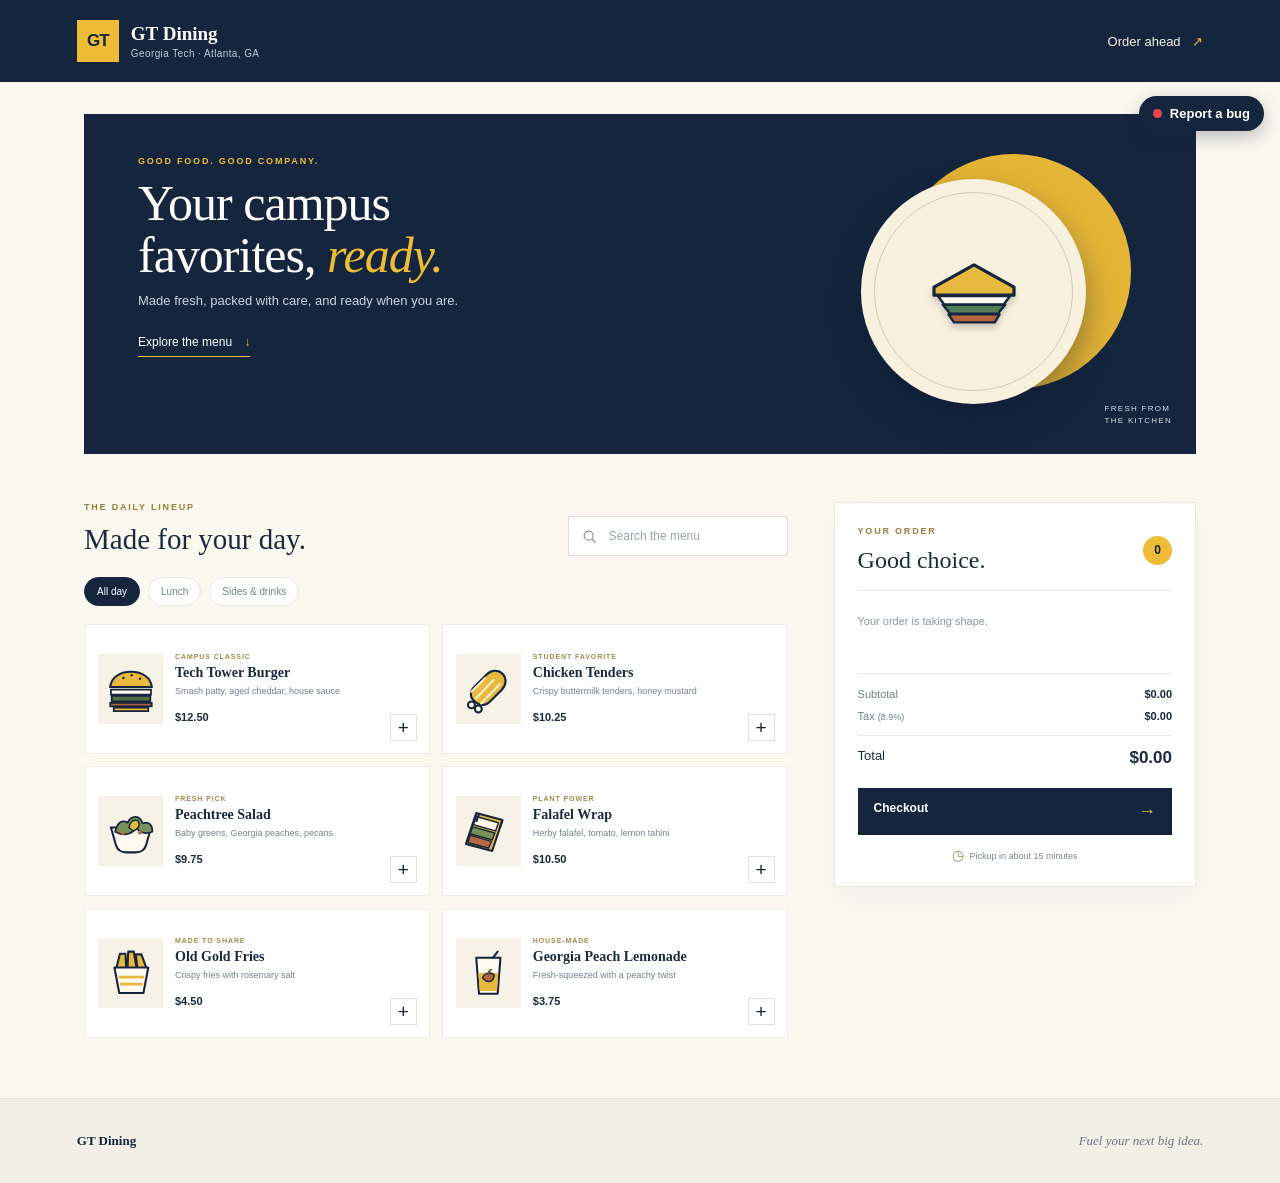
<file: demo-app/index.html>
<!doctype html>
<html lang="en">
<head>
  <meta charset="utf-8">
  <meta name="viewport" content="width=device-width, initial-scale=1">
  <title>GT Dining — Order ahead</title>
  <link rel="stylesheet" href="styles.css">
</head>
<body>
  <header class="site-header">
    <a class="brand" href="#" aria-label="GT Dining home">
      <span class="brand-mark">GT</span>
      <span><strong>GT Dining</strong><small>Georgia Tech · Atlanta, GA</small></span>
    </a>
    <a class="header-link" href="#menu">Order ahead <span aria-hidden="true">↗</span></a>
  </header>

  <main>
    <section class="hero">
      <div class="hero-copy">
        <p class="eyebrow">GOOD FOOD. GOOD COMPANY.</p>
        <h1>Your campus<br>favorites, <em>ready.</em></h1>
        <p class="hero-text">Made fresh, packed with care, and ready when you are.</p>
        <a class="hero-link" href="#menu">Explore the menu <span aria-hidden="true">↓</span></a>
      </div>
      <div class="hero-art" aria-hidden="true">
        <div class="sun"></div>
        <div class="plate"><svg class="hero-sandwich" viewBox="0 0 140 100" aria-hidden="true" focusable="false"><path d="M20 44 70 16l50 28v10H20z" fill="#e9b83e" stroke="#14253d" stroke-width="4" stroke-linejoin="round"/><path d="M25 55h90l-8 11H33z" fill="#fffaf0" stroke="#14253d" stroke-width="3" stroke-linejoin="round"/><path d="m31 66 78 0-9 11H40z" fill="#537c59" stroke="#14253d" stroke-width="3" stroke-linejoin="round"/><path d="M38 78h64l-6 10H45z" fill="#b5643e" stroke="#14253d" stroke-width="3" stroke-linejoin="round"/></svg></div>
        <div class="art-caption">FRESH FROM<br>THE KITCHEN</div>
      </div>
    </section>

    <div class="content-grid" id="menu">
      <section class="menu-section">
        <div class="section-heading">
          <div>
            <p class="eyebrow">THE DAILY LINEUP</p>
            <h2>Made for your day.</h2>
          </div>
          <label class="search-box">
            <svg class="search-icon" viewBox="0 0 24 24" aria-hidden="true"><circle cx="10.8" cy="10.8" r="6.3"></circle><path d="m15.5 15.5 5 5"></path></svg>
            <input id="search" type="search" placeholder="Search the menu" aria-label="Search the menu">
          </label>
        </div>
        <div class="category-row"><span class="category active">All day</span><span class="category">Lunch</span><span class="category">Sides & drinks</span></div>
        <div id="menu-items" class="menu-items" aria-live="polite"></div>
        <p id="empty-state" class="empty-state" hidden>No menu items match that search.</p>
      </section>

      <aside class="cart-card" aria-label="Your order">
        <div class="cart-title"><div><p class="eyebrow">YOUR ORDER</p><h2>Good choice.</h2></div><span id="cart-count" class="cart-count">0</span></div>
        <div id="cart-items" class="cart-items"><p class="cart-empty">Your order is taking shape.</p></div>
        <div class="cart-totals">
          <div><span>Subtotal</span><strong id="subtotal">$0.00</strong></div>
          <div><span>Tax <small>(8.9%)</small></span><strong id="tax">$0.00</strong></div>
          <div class="total-row"><span>Total</span><strong id="total">$0.00</strong></div>
        </div>
        <button id="checkout" class="checkout-button" type="button">Checkout <span aria-hidden="true">→</span></button>
        <p class="pickup-note"><span aria-hidden="true">◷</span> Pickup in about 15 minutes</p>
        <div id="confirmation" class="confirmation" role="status" hidden></div>
      </aside>
    </div>
  </main>
  <footer class="site-footer"><span>GT Dining</span><span>Fuel your next big idea.</span></footer>
  <div class="mobile-banner"><span>Hungry? Make today a little better.</span><span aria-hidden="true">✦</span></div>
  <script src="app.js"></script>
  <script src="report-bug.js"></script>
</body>
</html>
</file>
<file: demo-app/styles.css>
:root{--navy:#14253d;--navy-soft:#203751;--gold:#eebc36;--cream:#fbf8f0;--ink:#192b40;--muted:#738093;--line:#e8e7e1;--white:#fff}
*{box-sizing:border-box}
html{scroll-behavior:smooth}
body{margin:0;background:var(--cream);color:var(--ink);font-family:Arial,sans-serif}
.site-header{height:82px;padding:0 max(6vw,24px);display:flex;align-items:center;justify-content:space-between;background:var(--navy);color:white}
.brand{display:flex;align-items:center;gap:12px;color:inherit;text-decoration:none}
.brand-mark{width:42px;height:42px;display:grid;place-items:center;background:var(--gold);color:var(--navy);font-weight:700;font-size:17px;letter-spacing:-1px}
.brand strong,.brand small{display:block}.brand strong{font-family:Georgia,serif;font-size:19px}.brand small{font-size:10px;color:#c0cbd6;margin-top:3px;letter-spacing:.04em}
.header-link{color:#f8f2e4;text-decoration:none;font-size:13px}.header-link span{color:var(--gold);padding-left:8px}
main{max-width:1180px;padding:0 34px;margin:auto}
.hero{height:340px;margin:32px 0 48px;background:var(--navy);color:white;display:flex;justify-content:space-between;position:relative;overflow:hidden}
.hero-copy{padding:42px 0 34px 54px;position:relative;z-index:1}.eyebrow{font-size:9px;letter-spacing:.2em;font-weight:700;color:#9a7d37;margin:0 0 11px}
.hero .eyebrow{color:var(--gold)}h1,h2,h3,p{margin-top:0}h1{font:500 50px/1.04 Georgia,serif;margin-bottom:12px;letter-spacing:-.02em}h1 em{color:var(--gold)}
.hero-text{color:#cbd3dc;font-size:13px;margin-bottom:24px}.hero-link{font-size:12px;color:white;text-decoration:none;border-bottom:1px solid var(--gold);padding-bottom:7px}.hero-link span{color:var(--gold);margin-left:9px}
.hero-art{width:46%;position:relative;display:grid;place-items:center}.sun{position:absolute;width:235px;height:235px;border-radius:50%;background:var(--gold);opacity:.96;right:65px;top:40px}.plate{position:absolute;width:225px;height:225px;border-radius:50%;background:#f8f1df;display:grid;place-items:center;right:110px;top:65px;box-shadow:0 16px 34px #0b172a66}.plate:before{content:"";position:absolute;inset:13px;border:1px solid #d7c9a9;border-radius:50%}.plate span{font-size:108px;filter:drop-shadow(0 8px 6px #2b251833);transform:rotate(-8deg)}.art-caption{position:absolute;right:24px;bottom:27px;font-size:8px;line-height:1.5;letter-spacing:.16em;color:#d8dfe5}
.content-grid{display:grid;grid-template-columns:minmax(0,1.65fr) minmax(300px,.85fr);gap:46px;align-items:start}.section-heading{display:flex;align-items:flex-end;justify-content:space-between;gap:18px;margin-bottom:21px}.section-heading h2,.cart-title h2{font:500 29px Georgia,serif;margin:0}
.search-box{width:220px;height:40px;border:1px solid #deded8;background:white;display:flex;align-items:center;padding:0 12px;gap:9px;color:#8390a0}.search-box span{font-size:24px;line-height:1;transform:rotate(-20deg)}.search-box input{border:0;outline:0;width:100%;font:12px Arial,sans-serif;color:var(--ink)}.search-box input::placeholder{color:#9aa3ae}
.category-row{display:flex;gap:8px;margin-bottom:18px}.category{font-size:10px;color:#748091;background:white;border:1px solid var(--line);padding:8px 12px;border-radius:30px}.category.active{background:var(--navy);color:white;border-color:var(--navy)}
.menu-items{display:grid;grid-template-columns:1fr 1fr;gap:12px}.menu-item{background:white;border:1px solid #edede8;padding:13px;display:flex;align-items:center;gap:12px;min-height:130px;position:relative}.item-art{width:65px;height:70px;flex:none;background:#f7f2e7;display:grid;place-items:center;font-size:36px}.item-info{min-width:0;padding-right:25px}.item-tag{color:#a58948;font-size:7px;letter-spacing:.13em;font-weight:700;margin:0 0 5px}.item-info h3{font:600 14px Georgia,serif;margin:0 0 4px;white-space:nowrap;overflow:hidden;text-overflow:ellipsis}.item-info p:not(.item-tag){color:var(--muted);font-size:9px;line-height:1.45;margin-bottom:8px}.item-info strong{font-size:11px}.add-button{position:absolute;right:12px;bottom:12px;border:1px solid #e3e0d7;background:white;width:27px;height:27px;font-size:19px;color:var(--navy);cursor:pointer}.add-button:hover{background:var(--gold);border-color:var(--gold)}
.empty-state{font-size:13px;color:var(--muted);padding:28px 0}
.cart-card{background:white;border:1px solid #ebe9e2;padding:23px;box-shadow:0 12px 35px #2635470a}.cart-title{display:flex;justify-content:space-between;align-items:center;border-bottom:1px solid var(--line);padding-bottom:16px}.cart-title h2{font-size:24px}.cart-count{background:var(--gold);color:var(--navy);font-size:12px;font-weight:700;border-radius:50%;width:29px;height:29px;display:grid;place-items:center}.cart-items{padding:10px 0;min-height:82px}.cart-empty{font-size:11px;color:#8b96a3;padding:14px 0}.cart-item{display:flex;align-items:center;justify-content:space-between;padding:9px 0;border-bottom:1px solid #f1f0ec;gap:10px}.cart-item strong,.cart-item span{display:block}.cart-item strong{font-size:11px}.cart-item div:first-child span{font-size:9px;color:var(--muted);margin-top:4px}.quantity{display:flex;align-items:center;gap:9px}.quantity button{background:white;border:1px solid var(--line);width:23px;height:23px;font-size:14px;cursor:pointer}.quantity span{font-size:11px}
.cart-totals{border-top:1px solid var(--line);padding-top:14px}.cart-totals>div{display:flex;justify-content:space-between;margin-bottom:10px;font-size:11px;color:#718092}.cart-totals strong{color:var(--ink);font-weight:600}.cart-totals small{font-size:9px}.cart-totals .total-row{border-top:1px solid var(--line);padding-top:12px;margin-top:13px;font-size:13px;color:var(--ink)}.total-row strong{font-size:17px}
.checkout-button{margin-top:10px;width:100%;height:47px;background:var(--navy);color:white;border:0;font:600 12px Arial,sans-serif;cursor:pointer;text-align:left;padding:0 16px}.checkout-button span{float:right;color:var(--gold);font-size:18px}.checkout-button:hover{background:var(--navy-soft)}.pickup-note{font-size:9px;text-align:center;color:#798596;margin:12px 0 0}.pickup-note span{color:#a58948;font-size:14px;vertical-align:-1px;margin-right:3px}
.confirmation{margin-top:15px;padding:14px;background:#f2f7ed;color:#344e2d;text-align:center}.confirmation strong,.confirmation span{display:block}.confirmation strong{font:600 14px Georgia,serif;margin:6px}.confirmation span:last-child{font-size:10px}.confirmation-check{font-size:20px}
.site-footer{height:85px;margin-top:60px;background:#f2efe7;border-top:1px solid #e6e3da;padding:0 max(6vw,24px);display:flex;align-items:center;justify-content:space-between;color:#697585;font:italic 13px Georgia,serif}.site-footer span:first-child{color:var(--navy);font-style:normal;font-weight:700}
.mobile-banner{display:none}
@media(max-width:820px){main{padding:0 22px}.hero{height:300px;margin:24px 0 36px}.hero-copy{padding:37px 0 30px 34px}h1{font-size:43px}.hero-art{width:42%;transform:scale(.85);transform-origin:center right}.content-grid{grid-template-columns:minmax(0,1.3fr) minmax(260px,.9fr);gap:22px}.menu-items{grid-template-columns:1fr}.menu-item{min-height:112px}}
@media(max-width:620px){.site-header{height:70px;padding:0 20px}.header-link{font-size:11px}main{padding:0 16px}.hero{height:275px;margin:16px 0 31px}.hero-copy{padding:32px 0 25px 25px}h1{font-size:39px}.hero-text{max-width:230px;line-height:1.5}.hero-art{position:absolute;right:-80px;opacity:.5;transform:scale(.8)}.content-grid{grid-template-columns:1fr;gap:24px}.section-heading{align-items:flex-start;flex-direction:column}.section-heading h2{font-size:26px}.search-box{width:100%}.menu-items{grid-template-columns:1fr 1fr;gap:8px}.menu-item{display:block;padding:10px;min-height:195px}.item-art{width:100%;height:74px;font-size:35px;margin-bottom:9px}.item-info{padding:0 0 25px}.item-info h3{white-space:normal;font-size:13px;min-height:30px}.item-info p:not(.item-tag){font-size:8px;min-height:24px}.item-tag{font-size:6px}.cart-card{padding:20px}.site-footer{margin-top:35px;height:72px;font-size:11px}}
@media(max-width:420px){.mobile-banner{position:fixed;z-index:5;left:0;right:0;bottom:0;height:72px;background:var(--gold);color:var(--navy);display:flex;align-items:center;justify-content:space-between;padding:0 20px;font-size:11px;font-weight:700;box-shadow:0 -6px 18px #182c401c}.cart-card .checkout-button{position:fixed;z-index:1;left:16px;bottom:12px;width:calc(100% - 32px)}}

.menu-section,.content-grid,.menu-items{min-width:0}
.search-box .search-icon{width:17px;height:17px;fill:none;stroke:currentColor;stroke-width:1.6;flex:none}
.hero-sandwich{width:112px;height:auto;filter:drop-shadow(0 5px 3px #2b251833)}
.item-art svg{display:block;width:58px;height:58px;max-width:100%}
@media(max-width:620px){.menu-items{grid-template-columns:repeat(2,minmax(0,1fr))}.menu-item{min-width:0;overflow:hidden}.item-info{min-width:0}}
@media(max-width:420px){.hero-art{right:0;width:44%;opacity:.28;transform:none}.hero-art .sun{width:138px;height:138px;right:4px;top:68px}.hero-art .plate{width:126px;height:126px;right:22px;top:78px}.hero-sandwich{width:82px}.menu-items{grid-template-columns:repeat(2,minmax(0,1fr))}}
</file>
